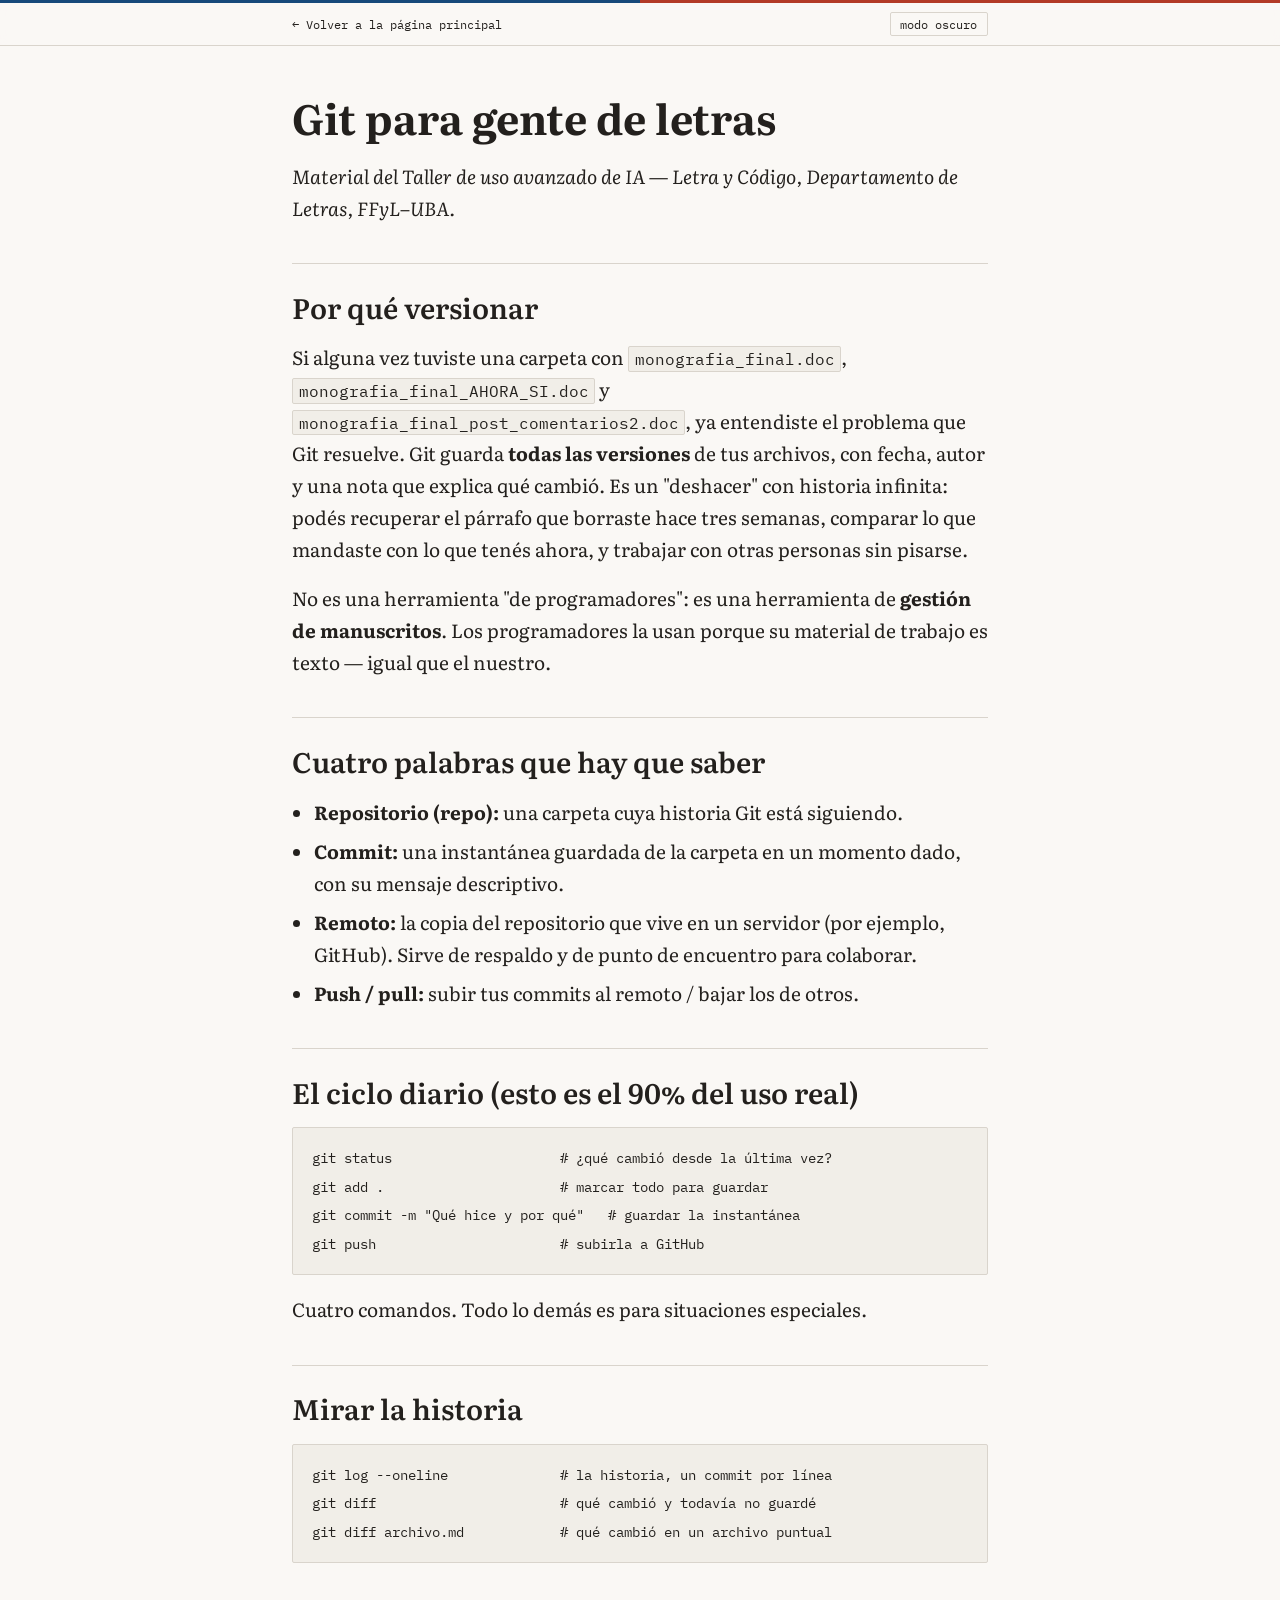
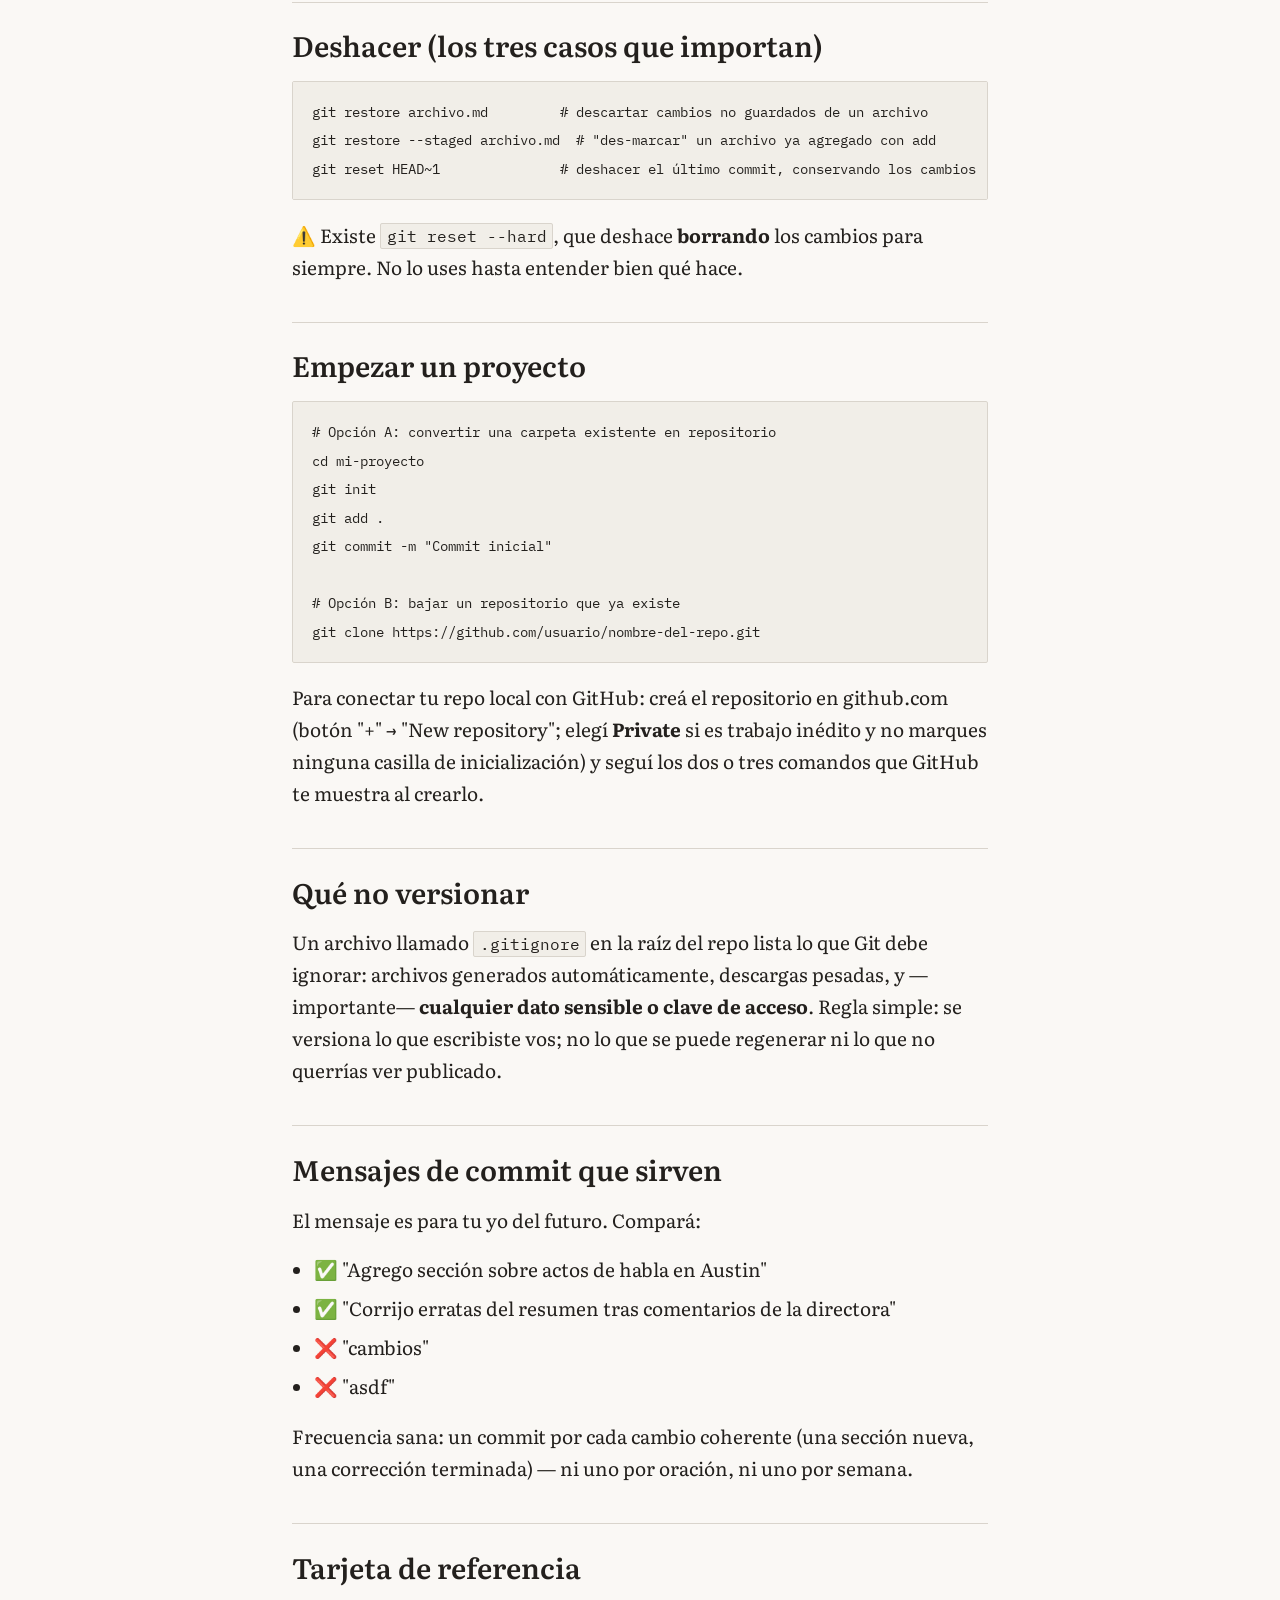
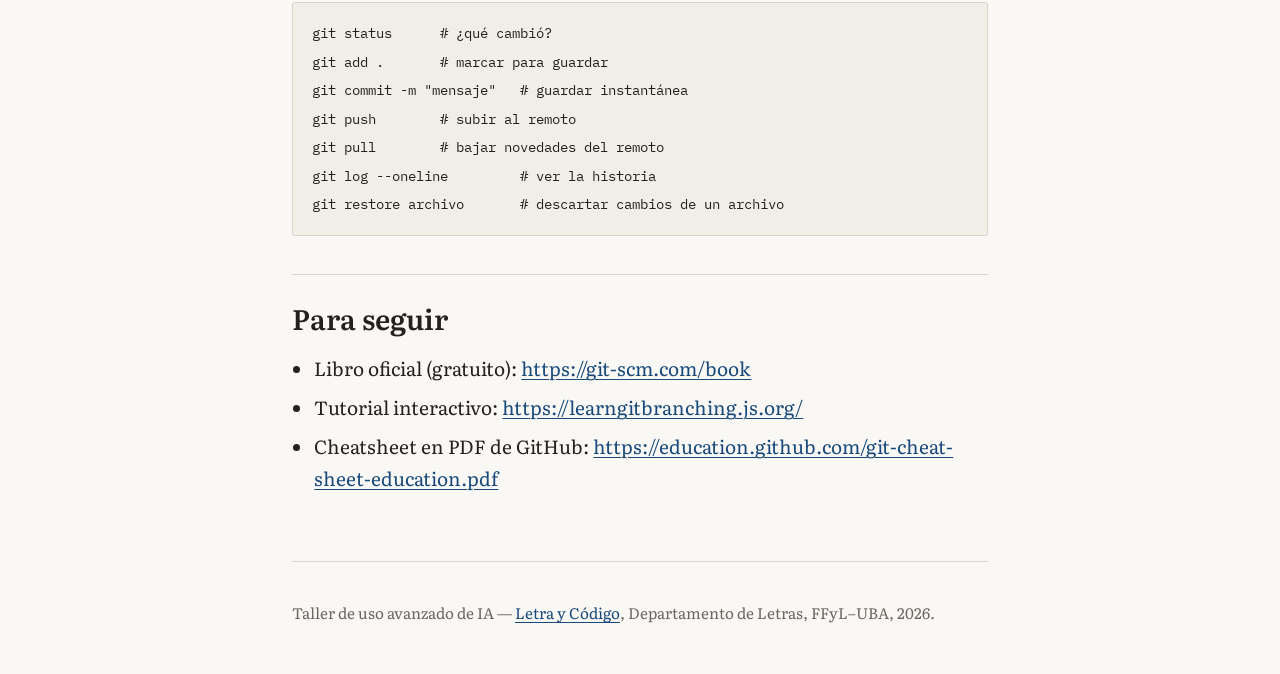
<file: materiales/git-para-gente-de-letras.html>
<!DOCTYPE html>
<!-- Página generada automáticamente por generar-materiales.js
     a partir de un apunte en Markdown. No editar a mano: editá
     el archivo .md correspondiente y volvé a correr el script. -->
<html lang="es-AR">
<head>
  <meta charset="UTF-8">
  <meta name="viewport" content="width=device-width, initial-scale=1.0">
  <title>Git para gente de letras — Taller de uso avanzado de IA</title>
  <link rel="preconnect" href="https://fonts.googleapis.com">
  <link rel="preconnect" href="https://fonts.gstatic.com" crossorigin>
  <link href="https://fonts.googleapis.com/css2?family=IBM+Plex+Mono:wght@400;500;600&family=Literata:ital,opsz,wght@0,7..72,400;0,7..72,600;0,7..72,700;1,7..72,400&display=swap" rel="stylesheet">
  <link rel="icon" href="data:image/svg+xml,%3Csvg xmlns='http://www.w3.org/2000/svg' viewBox='0 0 32 32'%3E%3Crect width='32' height='32' fill='%2317497a'/%3E%3Ctext x='16' y='23' font-family='monospace' font-size='20' fill='%23faf8f5' text-anchor='middle'%3E%24%3C/text%3E%3C/svg%3E">
  <link rel="stylesheet" href="../estilos.css">
  <script>
    (function () {
      var tema = null;
      try { tema = localStorage.getItem("tema"); } catch (e) {}
      if (tema === "claro" || tema === "oscuro") {
        document.documentElement.setAttribute("data-tema", tema);
      }
    })();
  </script>
</head>
<body>
  <nav class="navegacion" aria-label="Navegación">
    <div class="navegacion-interior">
      <a href="../index.html">← Volver a la página principal</a>
      <button class="boton-tema" id="boton-tema" type="button" aria-label="Cambiar entre modo claro y oscuro">modo</button>
    </div>
  </nav>
  <div class="contenido">
    <main class="pagina-interior">
<h1>Git para gente de letras</h1>
<p><em>Material del Taller de uso avanzado de IA — Letra y Código, Departamento de Letras, FFyL–UBA.</em></p>
<h2>Por qué versionar</h2>
<p>Si alguna vez tuviste una carpeta con <code>monografia_final.doc</code>, <code>monografia_final_AHORA_SI.doc</code> y <code>monografia_final_post_comentarios2.doc</code>, ya entendiste el problema que Git resuelve. Git guarda <strong>todas las versiones</strong> de tus archivos, con fecha, autor y una nota que explica qué cambió. Es un &quot;deshacer&quot; con historia infinita: podés recuperar el párrafo que borraste hace tres semanas, comparar lo que mandaste con lo que tenés ahora, y trabajar con otras personas sin pisarse.</p>
<p>No es una herramienta &quot;de programadores&quot;: es una herramienta de <strong>gestión de manuscritos</strong>. Los programadores la usan porque su material de trabajo es texto — igual que el nuestro.</p>
<h2>Cuatro palabras que hay que saber</h2>
<ul>
<li><strong>Repositorio (repo):</strong> una carpeta cuya historia Git está siguiendo.</li>
<li><strong>Commit:</strong> una instantánea guardada de la carpeta en un momento dado, con su mensaje descriptivo.</li>
<li><strong>Remoto:</strong> la copia del repositorio que vive en un servidor (por ejemplo, GitHub). Sirve de respaldo y de punto de encuentro para colaborar.</li>
<li><strong>Push / pull:</strong> subir tus commits al remoto / bajar los de otros.</li>
</ul>
<h2>El ciclo diario (esto es el 90% del uso real)</h2>
<pre><code>git status                     # ¿qué cambió desde la última vez?
git add .                      # marcar todo para guardar
git commit -m &quot;Qué hice y por qué&quot;   # guardar la instantánea
git push                       # subirla a GitHub</code></pre>
<p>Cuatro comandos. Todo lo demás es para situaciones especiales.</p>
<h2>Mirar la historia</h2>
<pre><code>git log --oneline              # la historia, un commit por línea
git diff                       # qué cambió y todavía no guardé
git diff archivo.md            # qué cambió en un archivo puntual</code></pre>
<h2>Deshacer (los tres casos que importan)</h2>
<pre><code>git restore archivo.md         # descartar cambios no guardados de un archivo
git restore --staged archivo.md  # &quot;des-marcar&quot; un archivo ya agregado con add
git reset HEAD~1               # deshacer el último commit, conservando los cambios</code></pre>
<p>⚠️ Existe <code>git reset --hard</code>, que deshace <strong>borrando</strong> los cambios para siempre. No lo uses hasta entender bien qué hace.</p>
<h2>Empezar un proyecto</h2>
<pre><code># Opción A: convertir una carpeta existente en repositorio
cd mi-proyecto
git init
git add .
git commit -m &quot;Commit inicial&quot;

# Opción B: bajar un repositorio que ya existe
git clone https://github.com/usuario/nombre-del-repo.git</code></pre>
<p>Para conectar tu repo local con GitHub: creá el repositorio en github.com (botón &quot;+&quot; → &quot;New repository&quot;; elegí <strong>Private</strong> si es trabajo inédito y no marques ninguna casilla de inicialización) y seguí los dos o tres comandos que GitHub te muestra al crearlo.</p>
<h2>Qué no versionar</h2>
<p>Un archivo llamado <code>.gitignore</code> en la raíz del repo lista lo que Git debe ignorar: archivos generados automáticamente, descargas pesadas, y —importante— <strong>cualquier dato sensible o clave de acceso</strong>. Regla simple: se versiona lo que escribiste vos; no lo que se puede regenerar ni lo que no querrías ver publicado.</p>
<h2>Mensajes de commit que sirven</h2>
<p>El mensaje es para tu yo del futuro. Compará:</p>
<ul>
<li>✅ &quot;Agrego sección sobre actos de habla en Austin&quot;</li>
<li>✅ &quot;Corrijo erratas del resumen tras comentarios de la directora&quot;</li>
<li>❌ &quot;cambios&quot;</li>
<li>❌ &quot;asdf&quot;</li>
</ul>
<p>Frecuencia sana: un commit por cada cambio coherente (una sección nueva, una corrección terminada) — ni uno por oración, ni uno por semana.</p>
<h2>Tarjeta de referencia</h2>
<pre><code>git status      # ¿qué cambió?
git add .       # marcar para guardar
git commit -m &quot;mensaje&quot;   # guardar instantánea
git push        # subir al remoto
git pull        # bajar novedades del remoto
git log --oneline         # ver la historia
git restore archivo       # descartar cambios de un archivo</code></pre>
<h2>Para seguir</h2>
<ul>
<li>Libro oficial (gratuito): <a href="https://git-scm.com/book">https://git-scm.com/book</a></li>
<li>Tutorial interactivo: <a href="https://learngitbranching.js.org/">https://learngitbranching.js.org/</a></li>
<li>Cheatsheet en PDF de GitHub: <a href="https://education.github.com/git-cheat-sheet-education.pdf">https://education.github.com/git-cheat-sheet-education.pdf</a></li>
</ul>
    </main>
    <footer>
      <p>Taller de uso avanzado de IA — <a href="https://letras.filo.uba.ar/letra-y-c%C3%B3digo">Letra y Código</a>, Departamento de Letras, FFyL–UBA, 2026.</p>
    </footer>
  </div>
  <script src="../script.js"></script>
</body>
</html>
</file>
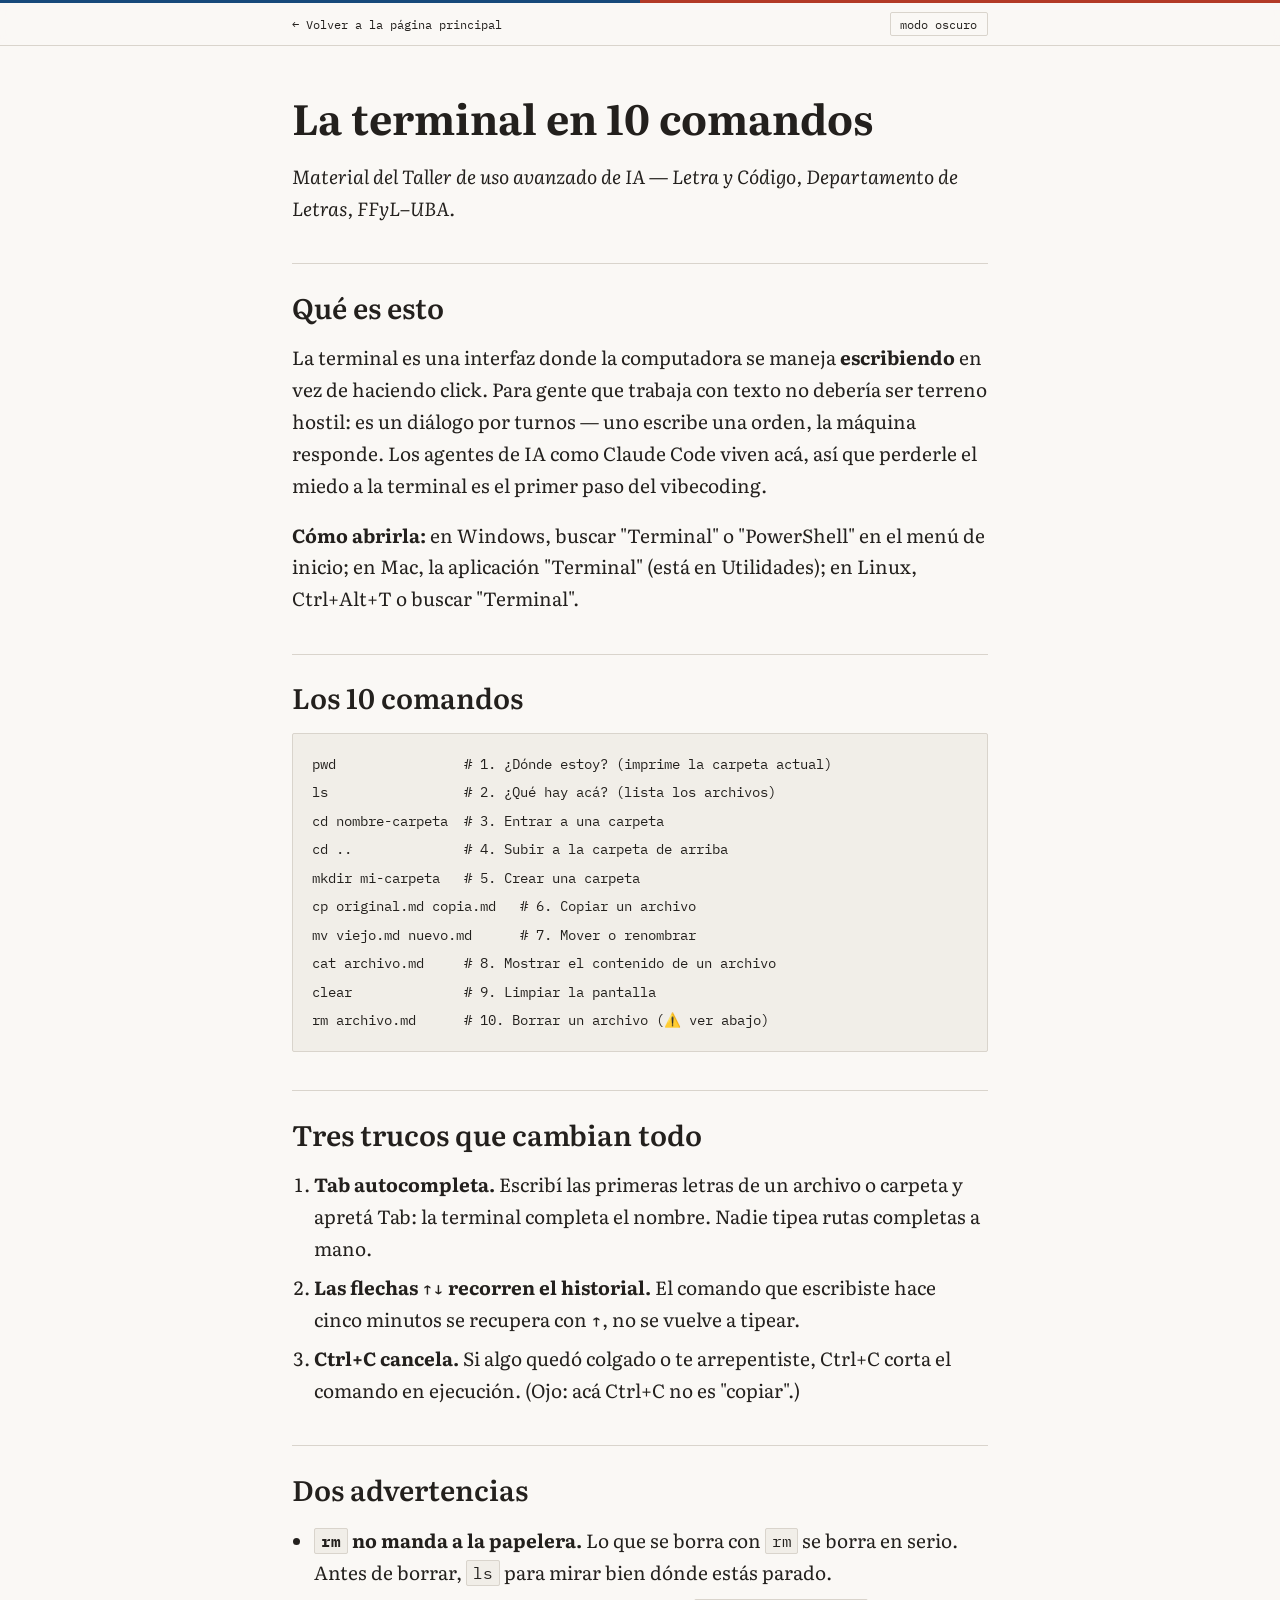
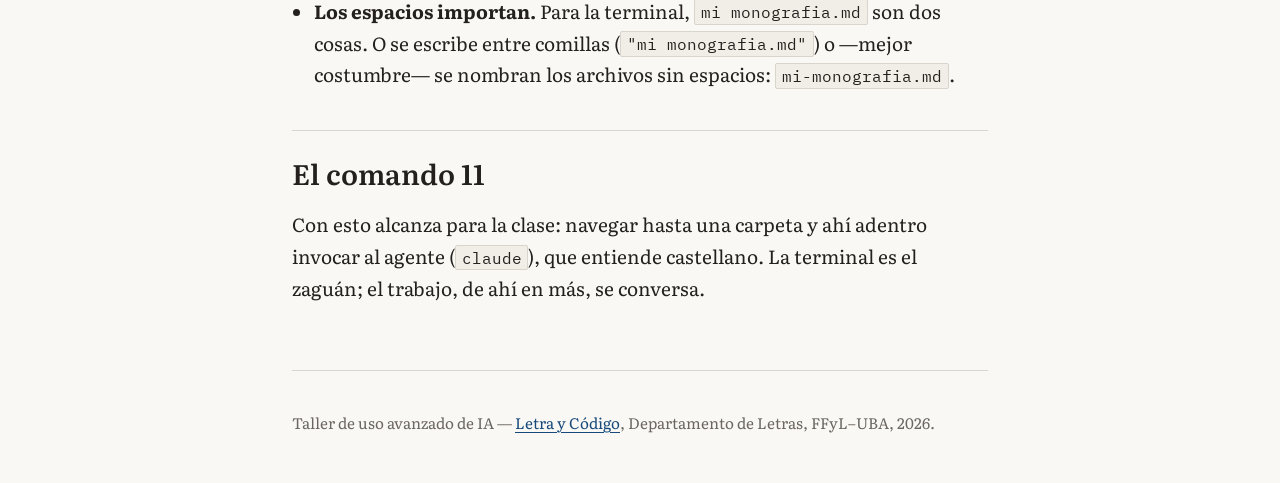
<file: materiales/terminal-10-comandos.html>
<!DOCTYPE html>
<!-- Página generada automáticamente por generar-materiales.js
     a partir de un apunte en Markdown. No editar a mano: editá
     el archivo .md correspondiente y volvé a correr el script. -->
<html lang="es-AR">
<head>
  <meta charset="UTF-8">
  <meta name="viewport" content="width=device-width, initial-scale=1.0">
  <title>La terminal en 10 comandos — Taller de uso avanzado de IA</title>
  <link rel="preconnect" href="https://fonts.googleapis.com">
  <link rel="preconnect" href="https://fonts.gstatic.com" crossorigin>
  <link href="https://fonts.googleapis.com/css2?family=IBM+Plex+Mono:wght@400;500;600&family=Literata:ital,opsz,wght@0,7..72,400;0,7..72,600;0,7..72,700;1,7..72,400&display=swap" rel="stylesheet">
  <link rel="icon" href="data:image/svg+xml,%3Csvg xmlns='http://www.w3.org/2000/svg' viewBox='0 0 32 32'%3E%3Crect width='32' height='32' fill='%2317497a'/%3E%3Ctext x='16' y='23' font-family='monospace' font-size='20' fill='%23faf8f5' text-anchor='middle'%3E%24%3C/text%3E%3C/svg%3E">
  <link rel="stylesheet" href="../estilos.css">
  <script>
    (function () {
      var tema = null;
      try { tema = localStorage.getItem("tema"); } catch (e) {}
      if (tema === "claro" || tema === "oscuro") {
        document.documentElement.setAttribute("data-tema", tema);
      }
    })();
  </script>
</head>
<body>
  <nav class="navegacion" aria-label="Navegación">
    <div class="navegacion-interior">
      <a href="../index.html">← Volver a la página principal</a>
      <button class="boton-tema" id="boton-tema" type="button" aria-label="Cambiar entre modo claro y oscuro">modo</button>
    </div>
  </nav>
  <div class="contenido">
    <main class="pagina-interior">
<h1>La terminal en 10 comandos</h1>
<p><em>Material del Taller de uso avanzado de IA — Letra y Código, Departamento de Letras, FFyL–UBA.</em></p>
<h2>Qué es esto</h2>
<p>La terminal es una interfaz donde la computadora se maneja <strong>escribiendo</strong> en vez de haciendo click. Para gente que trabaja con texto no debería ser terreno hostil: es un diálogo por turnos — uno escribe una orden, la máquina responde. Los agentes de IA como Claude Code viven acá, así que perderle el miedo a la terminal es el primer paso del vibecoding.</p>
<p><strong>Cómo abrirla:</strong> en Windows, buscar &quot;Terminal&quot; o &quot;PowerShell&quot; en el menú de inicio; en Mac, la aplicación &quot;Terminal&quot; (está en Utilidades); en Linux, Ctrl+Alt+T o buscar &quot;Terminal&quot;.</p>
<h2>Los 10 comandos</h2>
<pre><code>pwd                # 1. ¿Dónde estoy? (imprime la carpeta actual)
ls                 # 2. ¿Qué hay acá? (lista los archivos)
cd nombre-carpeta  # 3. Entrar a una carpeta
cd ..              # 4. Subir a la carpeta de arriba
mkdir mi-carpeta   # 5. Crear una carpeta
cp original.md copia.md   # 6. Copiar un archivo
mv viejo.md nuevo.md      # 7. Mover o renombrar
cat archivo.md     # 8. Mostrar el contenido de un archivo
clear              # 9. Limpiar la pantalla
rm archivo.md      # 10. Borrar un archivo (⚠️ ver abajo)</code></pre>
<h2>Tres trucos que cambian todo</h2>
<ol>
<li><strong>Tab autocompleta.</strong> Escribí las primeras letras de un archivo o carpeta y apretá Tab: la terminal completa el nombre. Nadie tipea rutas completas a mano.</li>
<li><strong>Las flechas ↑↓ recorren el historial.</strong> El comando que escribiste hace cinco minutos se recupera con ↑, no se vuelve a tipear.</li>
<li><strong>Ctrl+C cancela.</strong> Si algo quedó colgado o te arrepentiste, Ctrl+C corta el comando en ejecución. (Ojo: acá Ctrl+C no es &quot;copiar&quot;.)</li>
</ol>
<h2>Dos advertencias</h2>
<ul>
<li><strong><code>rm</code> no manda a la papelera.</strong> Lo que se borra con <code>rm</code> se borra en serio. Antes de borrar, <code>ls</code> para mirar bien dónde estás parado.</li>
<li><strong>Los espacios importan.</strong> Para la terminal, <code>mi monografia.md</code> son dos cosas. O se escribe entre comillas (<code>&quot;mi monografia.md&quot;</code>) o —mejor costumbre— se nombran los archivos sin espacios: <code>mi-monografia.md</code>.</li>
</ul>
<h2>El comando 11</h2>
<p>Con esto alcanza para la clase: navegar hasta una carpeta y ahí adentro invocar al agente (<code>claude</code>), que entiende castellano. La terminal es el zaguán; el trabajo, de ahí en más, se conversa.</p>
    </main>
    <footer>
      <p>Taller de uso avanzado de IA — <a href="https://letras.filo.uba.ar/letra-y-c%C3%B3digo">Letra y Código</a>, Departamento de Letras, FFyL–UBA, 2026.</p>
    </footer>
  </div>
  <script src="../script.js"></script>
</body>
</html>
</file>
<file: estilos.css>
/* ============================================================
   Hoja de estilos del sitio del Taller de uso avanzado de IA
   (Letra y Código, Departamento de Letras, FFyL–UBA)

   La idea tipográfica: dos voces que conviven.
   — Literata (serif editorial) para el cuerpo de lectura.
   — IBM Plex Mono (monoespaciada) para etiquetas, metadatos,
     términos técnicos y código.
   El contraste entre ambas es el tema de la página hecho forma:
   la hoja impresa y la terminal, juntas.
   ============================================================ */

/* ------------------------------------------------------------
   Variables de color ("tokens"). El modo claro es el punto de
   partida; el oscuro redefine las mismas variables más abajo.
   Una sola tinta de acento: azul profundo, de estilográfica.
   ------------------------------------------------------------ */
:root {
  --papel: #faf8f5;          /* fondo: papel neutro, apenas cálido */
  --tinta: #23201d;          /* texto principal */
  --acento: #17497a;         /* tinta principal: azul profundo (enlaces) */
  --rubrica: #b23a26;        /* segunda tinta: el rojo de las rúbricas de
                                los manuscritos — y el coral del afiche */
  --gris: #6b6660;           /* metadatos, texto secundario */
  --filete: #d9d4cc;         /* líneas finas, como de página impresa */
  --fondo-codigo: #f1eee8;   /* fondo de bloques de código */
  --papel-translucido: rgba(250, 248, 245, 0.88); /* barra de navegación */
  --filtro-lamina: none;     /* el grabado del hero, tal cual */
  --mezcla-lamina: multiply; /* su blanco se funde con el papel */

  /* Las dos pilas tipográficas, con reservas del sistema */
  --serif: "Literata", Georgia, "Times New Roman", serif;
  --mono: "IBM Plex Mono", ui-monospace, "Courier New", monospace;
}

/* Modo oscuro automático, según la preferencia del sistema */
@media (prefers-color-scheme: dark) {
  :root {
    --papel: #16181c;
    --tinta: #d8d5cf;
    --acento: #8fb6e0;
    --rubrica: #ef8f77;
    --gris: #8f8d88;
    --filete: #33363c;
    --fondo-codigo: #1f2228;
    --papel-translucido: rgba(22, 24, 28, 0.88);
    --filtro-lamina: invert(1);  /* el grabado en negativo */
    --mezcla-lamina: screen;     /* su negro se funde con el fondo */
  }
}

/* Modo elegido a mano con el botón (pisa a la preferencia del
   sistema; el atributo data-tema lo pone script.js en <html>) */
:root[data-tema="claro"] {
  --papel: #faf8f5;
  --tinta: #23201d;
  --acento: #17497a;
  --rubrica: #b23a26;
  --gris: #6b6660;
  --filete: #d9d4cc;
  --fondo-codigo: #f1eee8;
  --papel-translucido: rgba(250, 248, 245, 0.88);
  --filtro-lamina: none;
  --mezcla-lamina: multiply;
}
:root[data-tema="oscuro"] {
  --papel: #16181c;
  --tinta: #d8d5cf;
  --acento: #8fb6e0;
  --rubrica: #ef8f77;
  --gris: #8f8d88;
  --filete: #33363c;
  --fondo-codigo: #1f2228;
  --papel-translucido: rgba(22, 24, 28, 0.88);
  --filtro-lamina: invert(1);
  --mezcla-lamina: screen;
}

/* ------------------------------------------------------------
   Base
   ------------------------------------------------------------ */
* {
  box-sizing: border-box;
}

html {
  /* El desplazamiento suave solo si la persona no pidió reducir movimiento */
  scroll-padding-top: 4rem; /* que los anclajes no queden tapados por la barra */
}

@media (prefers-reduced-motion: no-preference) {
  html {
    scroll-behavior: smooth;
  }
}

body {
  margin: 0;
  background: var(--papel);
  color: var(--tinta);
  font-family: var(--serif);
  font-size: 1.1875rem;  /* 19px: cuerpo generoso para leer cómodo */
  line-height: 1.68;
  -webkit-text-size-adjust: 100%;
}

/* Columna de lectura centrada, de ancho editorial */
.contenido {
  max-width: 46rem;
  margin-inline: auto;
  padding-inline: 1.25rem;
}

img {
  max-width: 100%;
  height: auto;
}

a {
  color: var(--acento);
  text-decoration-thickness: 1px;
  text-underline-offset: 3px;
}

/* Al pasar el mouse, el enlace se corrige en rojo, como una
   anotación de editor sobre el manuscrito */
a:hover {
  color: var(--rubrica);
  text-decoration-thickness: 2px;
}

/* Foco visible para navegar con teclado */
:focus-visible {
  outline: 2px solid var(--acento);
  outline-offset: 2px;
  border-radius: 1px;
}

::selection {
  background: var(--rubrica);
  color: var(--papel);
}

/* Enlace para saltar directo al contenido (accesibilidad) */
.salto-contenido {
  position: absolute;
  left: -9999px;
  top: 0;
  background: var(--acento);
  color: var(--papel);
  padding: 0.5rem 1rem;
  font-family: var(--mono);
  font-size: 0.85rem;
  z-index: 100;
}

.salto-contenido:focus {
  left: 0.5rem;
  top: 0.5rem;
}

/* ------------------------------------------------------------
   Barra de navegación fija
   ------------------------------------------------------------ */
.navegacion {
  position: sticky;
  top: 0;
  z-index: 50;
  background: var(--papel-translucido);
  backdrop-filter: blur(8px);
  -webkit-backdrop-filter: blur(8px);
  border-bottom: 1px solid var(--filete);
}

/* La cinta de dos tintas: azul y rojo, las dos voces de la página,
   como las cintas señaladoras de un libro bien encuadernado */
.navegacion::before {
  content: "";
  display: block;
  height: 3px;
  background: linear-gradient(
    90deg,
    var(--acento) 0 50%,
    var(--rubrica) 50% 100%
  );
}

.navegacion-interior {
  max-width: 46rem;
  margin-inline: auto;
  padding: 0.55rem 1.25rem;
  display: flex;
  flex-wrap: wrap;
  align-items: center;
  gap: 0.35rem 1.1rem;
  font-family: var(--mono);
  font-size: 0.78rem;
}

.navegacion a {
  color: var(--tinta);
  text-decoration: none;
}

.navegacion a:hover {
  color: var(--rubrica);
  text-decoration: underline;
  text-underline-offset: 4px;
}

/* El botón de tema, al final de la barra */
.boton-tema {
  margin-left: auto;
  font-family: var(--mono);
  font-size: 0.78rem;
  background: none;
  border: 1px solid var(--filete);
  border-radius: 2px;
  color: var(--tinta);
  padding: 0.2rem 0.6rem;
  cursor: pointer;
}

.boton-tema:hover {
  border-color: var(--rubrica);
  color: var(--rubrica);
}

/* ------------------------------------------------------------
   Encabezado (hero)
   ------------------------------------------------------------ */
.hero {
  padding-block: 4.5rem 3rem;
  display: grid;
  gap: 2.5rem;
  align-items: center;
}

/* En pantallas anchas, el texto a la izquierda y la lámina al lado */
@media (min-width: 780px) {
  .hero {
    grid-template-columns: 1fr 15rem;
  }
}

/* La lámina: el grabado se funde con el papel (sin fondo blanco) y
   en modo oscuro se invierte, como un negativo de imprenta.
   Los valores por tema están en las variables --filtro-lamina y
   --mezcla-lamina, definidas junto a los colores. */
.hero-lamina {
  margin: 0;
  max-width: 20rem;
  justify-self: center;
}

.hero-lamina img {
  display: block;
  filter: var(--filtro-lamina);
  mix-blend-mode: var(--mezcla-lamina);
}

.hero-lamina figcaption {
  font-family: var(--mono);
  font-size: 0.7rem;
  line-height: 1.5;
  color: var(--gris);
  margin-top: 0.6rem;
}

.hero-etiqueta {
  font-family: var(--mono);
  font-size: 0.8rem;
  letter-spacing: 0.08em;
  color: var(--rubrica);
  margin: 0 0 1.2rem;
}

.hero h1 {
  font-family: var(--serif);
  font-weight: 700;
  font-size: clamp(2.2rem, 6vw, 3.3rem);
  line-height: 1.12;
  letter-spacing: -0.015em;
  margin: 0 0 1rem;
  text-wrap: balance; /* reparte mejor los cortes de línea del título */
}

.hero-subtitulo {
  font-size: 1.25rem;
  line-height: 1.5;
  margin: 0 0 2rem;
}

/* La línea-prompt: el motivo de la página. Una orden de terminal
   escrita en castellano, porque la interfaz fue el castellano. */
.hero-prompt {
  font-family: var(--mono);
  font-size: 0.92rem;
  color: var(--gris);
  border-top: 1px solid var(--filete);
  padding-top: 1.1rem;
  margin: 0;
}

.hero-prompt .signo {
  color: var(--rubrica);
  font-weight: 600;
}

.hero-prompt .cursor {
  color: var(--rubrica);
}

/* El cursor titila como en una terminal de verdad — salvo que la
   persona haya pedido reducir el movimiento */
@media (prefers-reduced-motion: no-preference) {
  .hero-prompt .cursor {
    animation: titilar 1.1s steps(2, start) infinite;
  }
  @keyframes titilar {
    to {
      visibility: hidden;
    }
  }
}

/* ------------------------------------------------------------
   Secciones
   ------------------------------------------------------------ */
section {
  border-top: 1px solid var(--filete);
  padding-block: 3rem 3.2rem;
}

/* La "ceja": etiqueta monoespaciada arriba del título de sección.
   En los módulos numera la clase (una secuencia real). */
.ceja {
  font-family: var(--mono);
  font-size: 0.8rem;
  letter-spacing: 0.08em;
  color: var(--rubrica);
  margin: 0 0 0.5rem;
}

h2 {
  font-family: var(--serif);
  font-weight: 600;
  font-size: 1.75rem;
  line-height: 1.25;
  margin: 0 0 1.1rem;
}

/* El motivo "> " en títulos de secciones técnicas */
h2 .motivo {
  font-family: var(--mono);
  color: var(--rubrica);
  font-weight: 500;
}

/* Capitular: la primera letra de la intro de cada módulo, grande y
   en rojo, como las iniciales rubricadas de los manuscritos */
.intro-modulo::first-letter {
  float: left;
  font-size: 3.1em;
  line-height: 0.82;
  font-weight: 600;
  color: var(--rubrica);
  padding-right: 0.12em;
}

h3 {
  font-family: var(--serif);
  font-weight: 600;
  font-size: 1.25rem;
  margin: 2.2rem 0 0.6rem;
}

/* Subtítulos de lista, en voz de máquina */
.subtitulo-lista {
  font-family: var(--mono);
  font-size: 0.78rem;
  font-weight: 600;
  text-transform: uppercase;
  letter-spacing: 0.12em;
  color: var(--gris);
  margin: 2.2rem 0 0.4rem;
}

p {
  margin: 0 0 1.1rem;
}

/* ------------------------------------------------------------
   Listas de recursos y materiales: filetes finos entre ítems
   ------------------------------------------------------------ */
.lista-recursos,
.lista-materiales {
  list-style: none;
  margin: 0 0 1rem;
  padding: 0;
}

.lista-recursos > li,
.lista-materiales > li {
  padding-block: 0.55rem;
  border-bottom: 1px solid var(--filete);
}

.lista-recursos > li:last-child,
.lista-materiales > li:last-child {
  border-bottom: none;
}

/* Etiqueta de tipo de material (pdf, apunte, imagen…) */
.material-tipo {
  font-family: var(--mono);
  font-size: 0.72rem;
  letter-spacing: 0.05em;
  color: var(--gris);
  white-space: nowrap;
  margin-left: 0.6rem;
}

.lista-materiales > li {
  display: flex;
  align-items: baseline;
  justify-content: space-between;
  gap: 0.5rem;
  flex-wrap: wrap;
}

/* Aviso amable cuando todavía no hay materiales */
.aviso {
  font-style: italic;
  color: var(--gris);
}

/* Bloque destacado (la guía práctica, por ejemplo) */
.destacado {
  border: 1px solid var(--filete);
  border-left: 3px solid var(--rubrica);
  border-radius: 2px;
  background: var(--fondo-codigo);
  padding: 1rem 1.2rem;
  margin: 1.4rem 0;
}

.destacado p {
  margin: 0;
}

/* Línea de docente, bajo el título de cada clase */
.docente {
  font-family: var(--mono);
  font-size: 0.8rem;
  letter-spacing: 0.05em;
  color: var(--gris);
  margin: -0.6rem 0 1.1rem;
}

/* ------------------------------------------------------------
   Capturas de pantalla paso a paso (el demo de n8n)
   ------------------------------------------------------------ */
.pasos-capturas {
  display: flex;
  flex-wrap: wrap;
  align-items: flex-start;
  gap: 1.2rem;
  margin: 1.4rem 0;
}

.captura {
  margin: 0;
  flex: 1 1 14rem;
  max-width: 19rem;
}

.captura img {
  display: block;
  border: 1px solid var(--filete);
  border-radius: 2px;
}

.captura figcaption {
  font-family: var(--mono);
  font-size: 0.72rem;
  color: var(--gris);
  margin-top: 0.4rem;
}

/* ------------------------------------------------------------
   Código
   ------------------------------------------------------------ */
code {
  font-family: var(--mono);
  font-size: 0.86em;
  background: var(--fondo-codigo);
  border: 1px solid var(--filete);
  border-radius: 2px;
  padding: 0.08em 0.35em;
  overflow-wrap: break-word; /* nombres largos se parten en pantallas chicas */
}

/* Las URLs y palabras larguísimas tampoco deben desbordar la columna */
p, li, dd {
  overflow-wrap: break-word;
}

pre {
  background: var(--fondo-codigo);
  border: 1px solid var(--filete);
  border-radius: 2px;
  padding: 1rem 1.2rem;
  overflow-x: auto; /* el scroll queda dentro del bloque, nunca en la página */
  line-height: 1.5;
  margin: 0 0 1.2rem;
}

pre code {
  background: none;
  border: none;
  padding: 0;
  font-size: 0.85rem;
}

/* ------------------------------------------------------------
   Glosario
   ------------------------------------------------------------ */
.buscador-glosario {
  display: block;
  width: 100%;
  font-family: var(--mono);
  font-size: 0.95rem;
  color: var(--tinta);
  background: var(--fondo-codigo);
  border: 1px solid var(--filete);
  border-radius: 2px;
  padding: 0.65rem 0.9rem;
  margin: 0.4rem 0 1.4rem;
}

.buscador-glosario::placeholder {
  color: var(--gris);
}

.glosario dl {
  margin: 0;
}

.glosario .termino {
  padding-block: 0.75rem;
  border-bottom: 1px solid var(--filete);
}

.glosario dt {
  font-family: var(--mono);
  font-weight: 600;
  font-size: 0.95rem;
  color: var(--acento);
}

.glosario dd {
  margin: 0.25rem 0 0;
}

.sin-resultados {
  font-style: italic;
  color: var(--gris);
  padding-block: 1rem;
}

/* Encuadre de los términos fronterizos (sugeridos por el público) */
.nota-fronteriza {
  font-style: italic;
  color: var(--gris);
  margin-bottom: 0.4rem;
}

/* ------------------------------------------------------------
   Seguridad: lista con término inicial resaltado
   ------------------------------------------------------------ */
.lista-puntos {
  margin: 0 0 1rem;
  padding-left: 1.2rem;
}

.lista-puntos > li {
  margin-bottom: 0.9rem;
}

/* ------------------------------------------------------------
   Sección "Cómo se hizo": el bloque colapsable de la spec
   ------------------------------------------------------------ */
details {
  border: 1px solid var(--filete);
  border-radius: 2px;
  padding: 0.8rem 1.1rem;
  margin: 1.4rem 0;
}

summary {
  font-family: var(--mono);
  font-size: 0.9rem;
  font-weight: 600;
  cursor: pointer;
  color: var(--acento);
}

details[open] summary {
  margin-bottom: 0.8rem;
}

.iteraciones {
  padding-left: 1.4rem;
}

.iteraciones li {
  margin-bottom: 0.6rem;
}

.iteraciones .pendiente {
  color: var(--gris);
  font-style: italic;
}

.cierre {
  font-family: var(--mono);
  font-size: 0.92rem;
  color: var(--gris);
  margin-top: 2rem;
}

.cierre .signo {
  color: var(--rubrica);
  font-weight: 600;
}

/* ------------------------------------------------------------
   Pie de página
   ------------------------------------------------------------ */
footer {
  border-top: 1px solid var(--filete);
  padding-block: 2.4rem 3rem;
  font-size: 0.95rem;
  color: var(--gris);
}

footer p {
  margin: 0;
}

/* Guiño al afiche del taller, que firma con esta misma sintaxis */
.footer-firma {
  font-family: var(--mono);
  font-size: 0.78rem;
  color: var(--rubrica);
  margin-top: 0.8rem;
}

/* ------------------------------------------------------------
   Páginas interiores (guía y apuntes convertidos de Markdown)
   ------------------------------------------------------------ */
.pagina-interior {
  padding-block: 3rem;
}

.pagina-interior h1 {
  font-family: var(--serif);
  font-weight: 700;
  font-size: clamp(1.9rem, 5vw, 2.6rem);
  line-height: 1.15;
  margin: 0 0 1.2rem;
}

.pagina-interior h2 {
  margin-top: 2.4rem;
  padding-top: 1.6rem;
  border-top: 1px solid var(--filete);
}

.pagina-interior ul,
.pagina-interior ol {
  padding-left: 1.4rem;
  margin: 0 0 1.1rem;
}

.pagina-interior li {
  margin-bottom: 0.45rem;
}

/* ------------------------------------------------------------
   Ajustes para pantallas chicas (teléfono)
   ------------------------------------------------------------ */
@media (max-width: 600px) {
  body {
    font-size: 1.125rem; /* 18px: nunca menos que esto */
  }

  .hero {
    padding-block: 3rem 2.2rem;
  }

  .navegacion-interior {
    gap: 0.3rem 0.85rem;
  }

  .lista-materiales > li {
    flex-direction: column;
    align-items: flex-start;
    gap: 0.15rem;
  }

  .material-tipo {
    margin-left: 0;
  }
}
</file>
